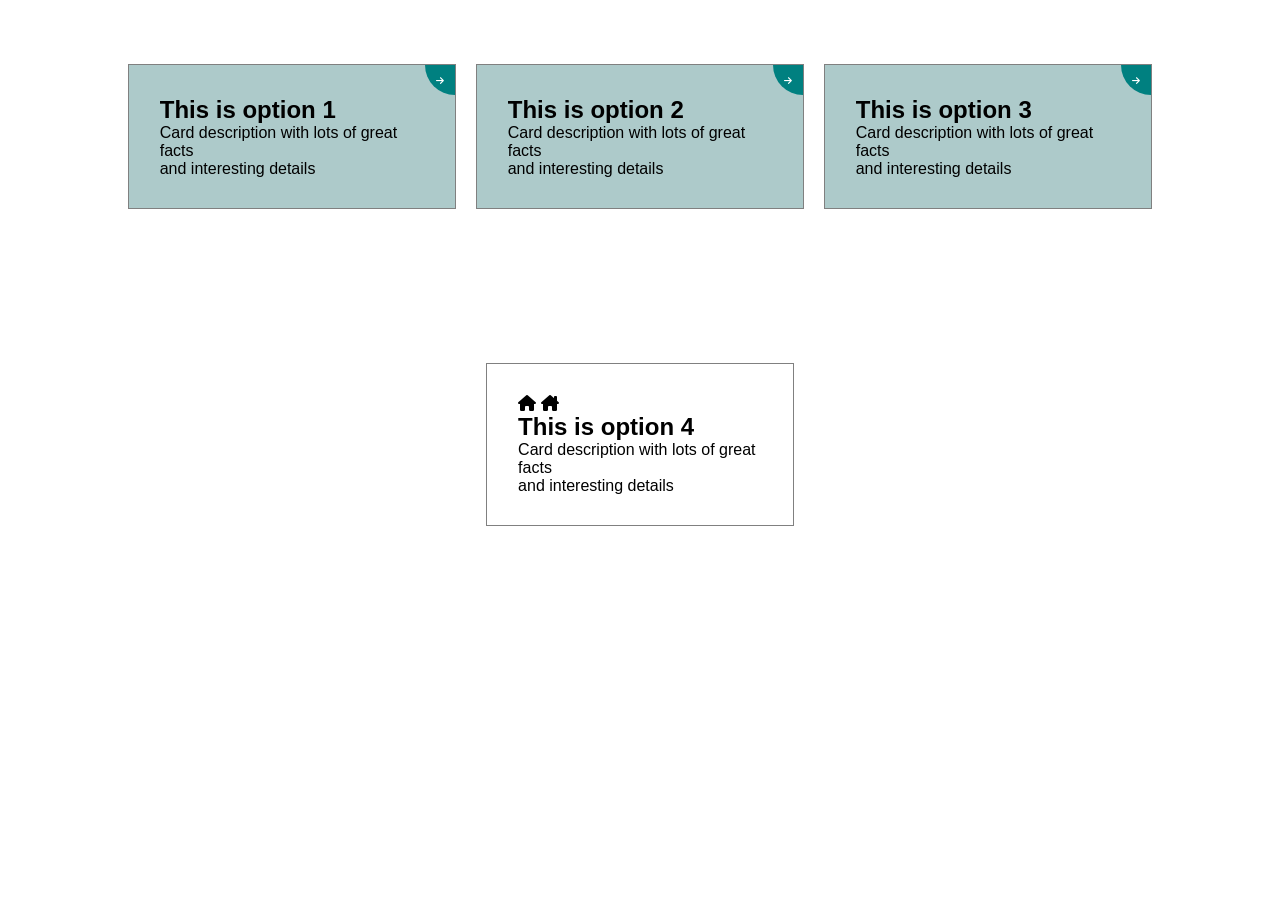
<file: 4card/index.html>
<!DOCTYPE html>
<html lang="en">
<head>
    <meta charset="UTF-8">
    <meta name="viewport" content="width=device-width, initial-scale=1.0">
    <title>Document</title>
    <link rel="stylesheet" href="style.css">
    <link
    rel="stylesheet"
    href="https://cdnjs.cloudflare.com/ajax/libs/font-awesome/6.5.2/css/all.min.css">
</head>
<body>
    <div class="cards ">
         <div class="display">
            <div class="card">
             <span class="corner">
    <i class="fa-solid fa-arrow-right"></i>
</span>
</span>
              <h2>This is option 1</h2>
              <p>Card description with lots of great facts <br> and interesting details</p>
            </div>
               <div class="card">
                <span class="corner">
    <i class="fa-solid fa-arrow-right"></i>
</span>
              <h2>This is option 2</h2>
              <p>Card description with lots of great facts <br> and interesting details</p>
            </div>
              <div class="card">
                <span class="corner">
    <i class="fa-solid fa-arrow-right"></i>
</span>
              <h2>This is option 3</h2>
              <p>Card description with lots of great facts <br> and interesting details</p>
            </div>
                 </div>
                  <div class="card1">
                 
<i class="fa-solid fa-house"></i>



<i class="fa-solid fa-house-chimney"></i>


              <h2>This is option 4</h2>
              <p>Card description with lots of great facts <br> and interesting details</p>
            </div>
    </div>
</body>
</html>
</file>
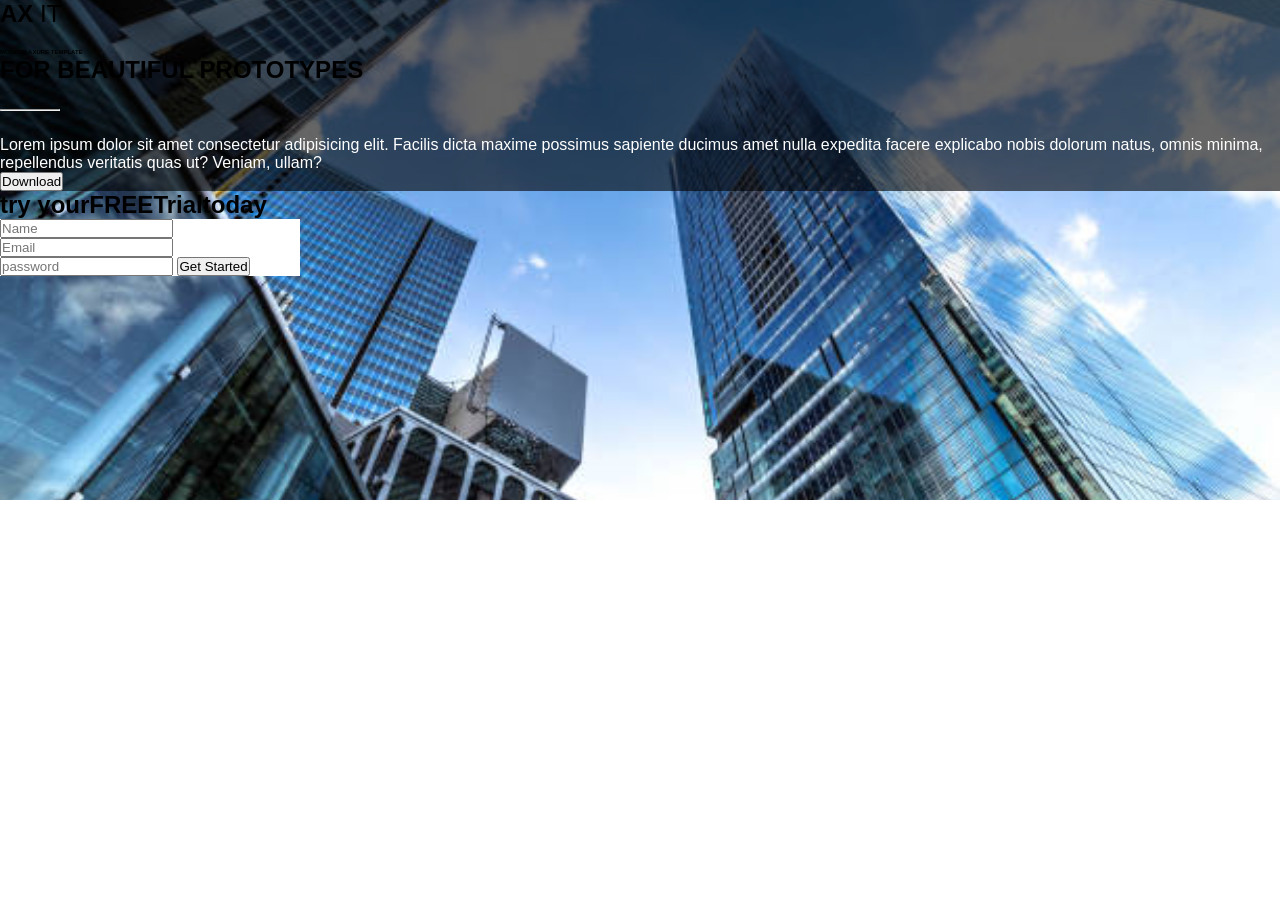
<file: AXIT-Website/index.html>
<!DOCTYPE html>
<html lang="en">
<head>
    <meta charset="UTF-8">
    <meta name="viewport" content="width=device-width, initial-scale=1.0">
    <title>Document</title>
    <link rel="stylesheet" href="style.css">
</head>
<body>
    <section class="section">
        <div class="div">
        <h1 class="h1" >AX <span class="span">IT</span></h1>
        <h2 class="h2">MODERN AXURE TEMPLATE </h2>
        <h2>FOR BEAUTIFUL PROTOTYPES</h2>
        <hr class="hr">
        <p class="p">Lorem ipsum dolor sit amet consectetur adipisicing elit. Facilis dicta maxime possimus sapiente ducimus amet nulla expedita facere explicabo nobis dolorum natus, omnis minima, repellendus veritatis quas ut? Veniam, ullam?</p>
        <button>Download</button>
        </div>
        <div class="from-box">
        <h2>try your<span>FREE</span>Trialtoday</h2>
        <form class="form">
            <input type="text" placeholder="Name">
             <input type="email" placeholder="Email">
             <input type="password" placeholder="password">
             <button type="submit">Get Started</button>
        </form>
        </div>

    </section>
    
</body>
</html>
</file>
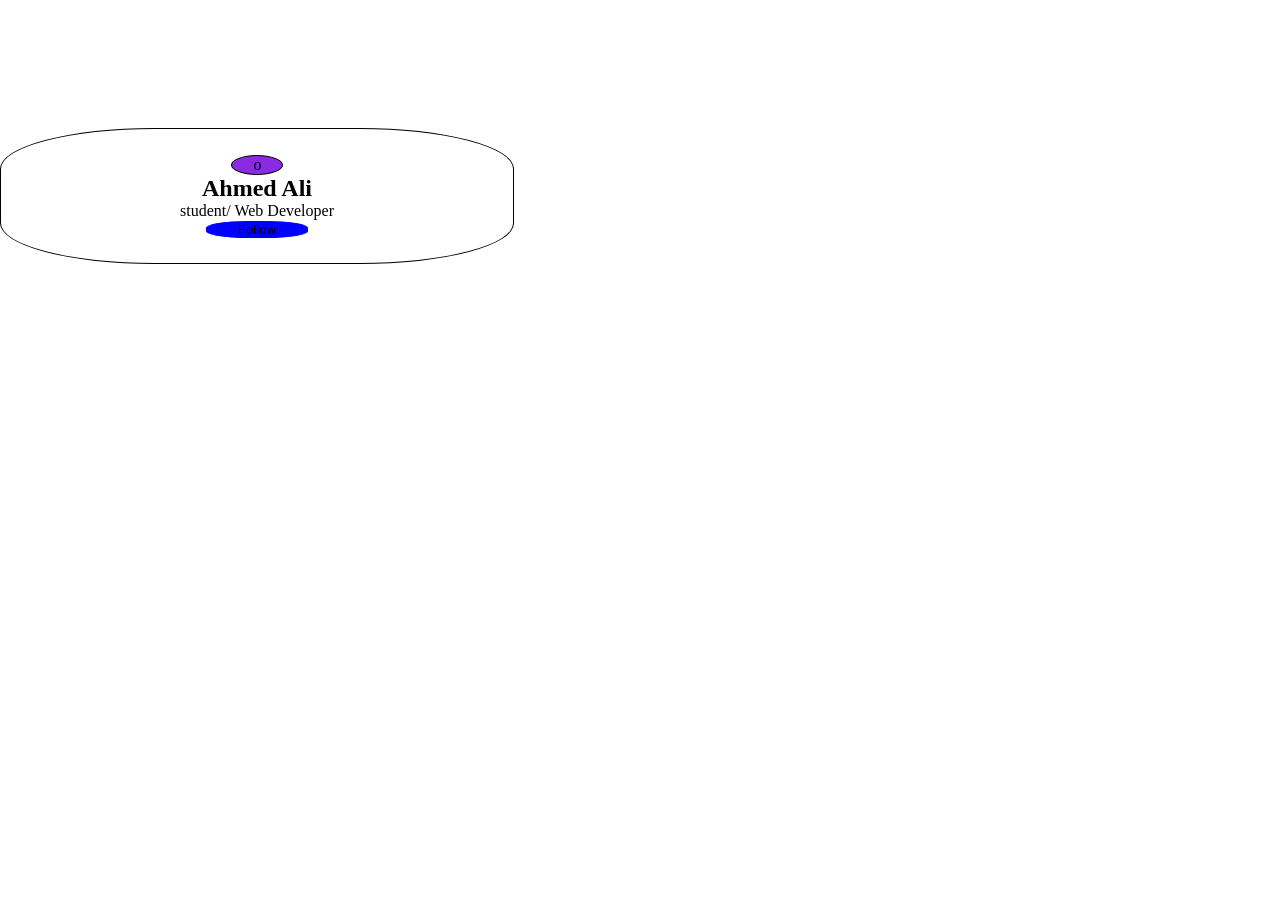
<file: session/index.html>
<!DOCTYPE html>
<html lang="en">
<head>
    <meta charset="UTF-8">
    <meta name="viewport" content="width=device-width, initial-scale=1.0">
    <title>Document</title>
    <link rel="stylesheet" href="style.css">
</head>
<body>
    <section>
        <div class="div">
            <!-- <img class="img" src="goat.png"> -->

        </div>
        <div class="ahmed">
            <div class="divv">
                <div class="icon">o
                </div>
                <h2>Ahmed Ali</h2>
                <p>student/ Web Developer</p>
                <button class="Follow">Follow</button>

            </div>
         
        </div>
    </section>
</body>
</html>
</file>
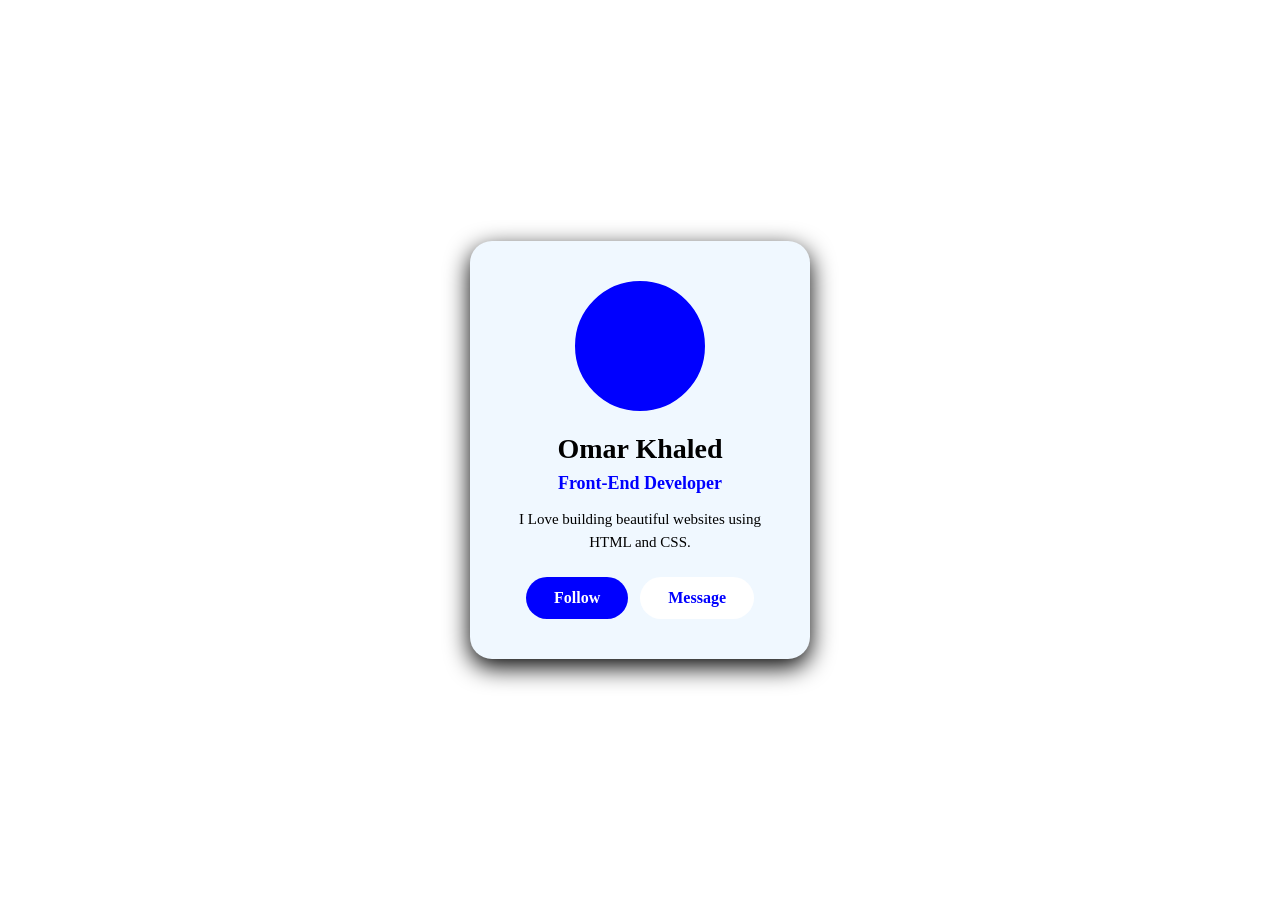
<file: Task4_profile_card/index.html>
<!DOCTYPE html>
<html lang="en">
<head>
    <meta charset="UTF-8">
    <meta name="viewport" content="width=device-width, initial-scale=1.0">
    <title>Document</title>
    <link rel="stylesheet" href="style.css">
</head>
<body>
    <main class="cardet">
        <div class="card">

         <div class="avatar"></div>
         <div class="card_name">
            <h1 class="card_h">Omar Khaled</h1>
            <p class="card_p">Front-End Developer</p>
            <p class="card_p2">I Love building beautiful websites using HTML and CSS.</p>
         </div>
         <div class="actions">
            <a class="card_follow" href="Follow">Follow</a>
            <a class="card-message" href="Message">Message</a>
         </div>
        

        </div>
    </main>
    
</body>
</html>
</file>
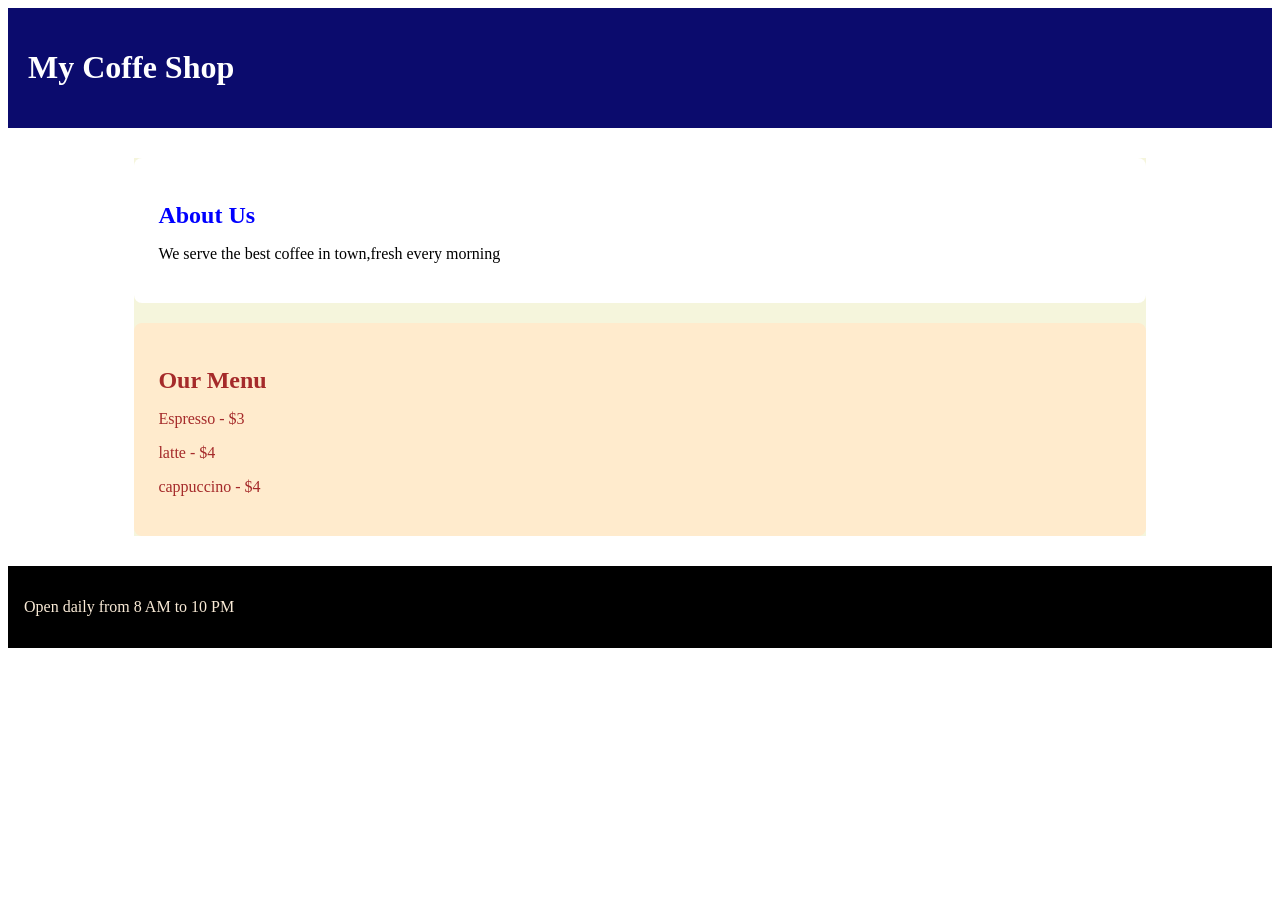
<file: Task6_Coffee_Shop/index.html>
<!DOCTYPE html>
<html lang="en">
<head>
    <meta charset="UTF-8">
    <meta name="viewport" content="width=device-width, initial-scale=1.0">
    <title>Document</title>
    <link rel="stylesheet" href="style.css">
</head>
<body>
    <header class="header">
        <h1 class="h1">My Coffe Shop</h1>
    </header>
    <main class="main">
        <div class="div">
        <h2 class="h2">About Us</h2>
        <p>We serve the best coffee in town,fresh every morning</p>
        </div>
        <div class="div-menu">
         <h2 class="Menuh2">Our Menu</h2>
         <p>Espresso - $3</p>
         <p>latte - $4</p>
         <p>cappuccino - $4</p>
        </div>
    </main>
    <footer class="footer">
        <p>Open daily from 8 AM to 10 PM</p>
    </footer>
</body>
</html>
</file>
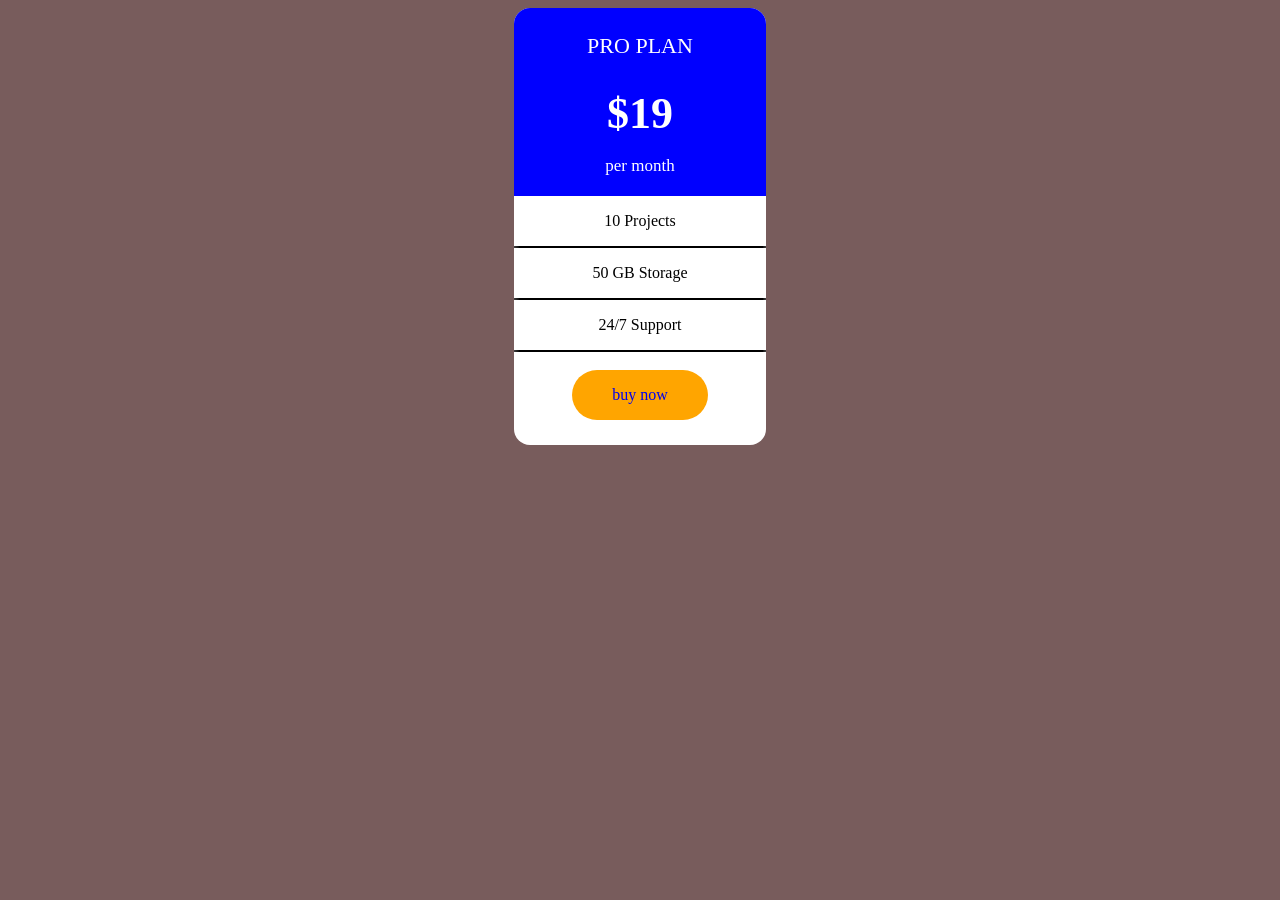
<file: Task_pricing_card/index.html>
<!DOCTYPE html>
<html lang="en">
<head>
    <meta charset="UTF-8">
    <meta name="viewport" content="width=device-width, initial-scale=1.0">
    <title>Document</title>
    <link rel="stylesheet" href="style.css">
</head>
<body>
    <main class="main">
            <div class="div">
     <p class="p">PRO PLAN</p>
     <h1 class="h1">$19</h1>
     <p class="p1">per month</p>

    </div>
    <div class="div_card">
     <p>10 Projects</p>
     <hr>
     <p>50 GB Storage</p>
     <hr>
     <p>24/7 Support</p>
     <hr>
    </div>
    <div class="footr">
       <a href="buy now">buy now</a>
    </div>
    </main>

   
</body>
</html>
</file>
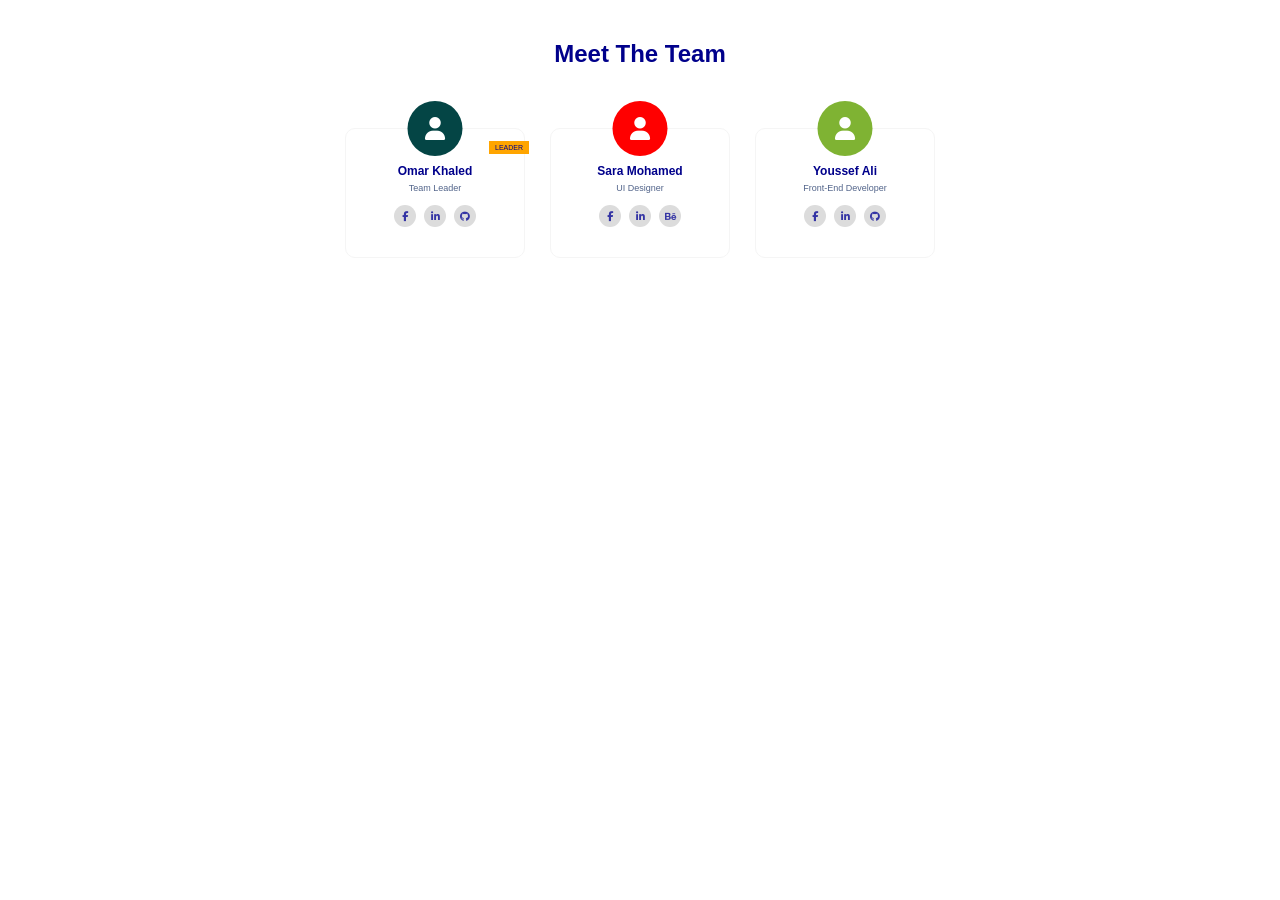
<file: team/index.html>
<!DOCTYPE html>
<html lang="en">
<head>
    <meta charset="UTF-8">
    <meta name="viewport" content="width=device-width, initial-scale=1.0">

    <title>Meet The Team</title>

    <!-- Font Awesome -->
    <link rel="stylesheet"
        href="https://cdnjs.cloudflare.com/ajax/libs/font-awesome/6.5.2/css/all.min.css">

    <link rel="stylesheet" href="style.css">
</head>

<body>

    <div class="team">

        <h2>Meet The Team</h2>

        <div class="cards">

            <!-- Card 1 -->
            <div class="card">

                <div class="person leader">
                    <i class="fa-solid fa-user"></i>
                </div>

                <span class="leader-text">LEADER</span>

                <h3>Omar Khaled</h3>
                <p>Team Leader</p>

                <div class="social">
                    <a href="#"><i class="fa-brands fa-facebook-f"></i></a>
                    <a href="#"><i class="fa-brands fa-linkedin-in"></i></a>
                    <a href="#"><i class="fa-brands fa-github"></i></a>
                </div>

            </div>


            <!-- Card 2 -->
            <div class="card">

                <div class="person designer">
                    <i class="fa-solid fa-user"></i>
                </div>

                <h3>Sara Mohamed</h3>
                <p>UI Designer</p>

                <div class="social">
                    <a href="#"><i class="fa-brands fa-facebook-f"></i></a>
                    <a href="#"><i class="fa-brands fa-linkedin-in"></i></a>
                    <a href="#"><i class="fa-brands fa-behance"></i></a>
                </div>

            </div>


            <!-- Card 3 -->
            <div class="card">

                <div class="person developer">
                    <i class="fa-solid fa-user"></i>
                </div>

                <h3>Youssef Ali</h3>
                <p>Front-End Developer</p>

                <div class="social">
                    <a href="#"><i class="fa-brands fa-facebook-f"></i></a>
                    <a href="#"><i class="fa-brands fa-linkedin-in"></i></a>
                    <a href="#"><i class="fa-brands fa-github"></i></a>
                </div>

            </div>

        </div>

    </div>

</body>
</html>
</file>
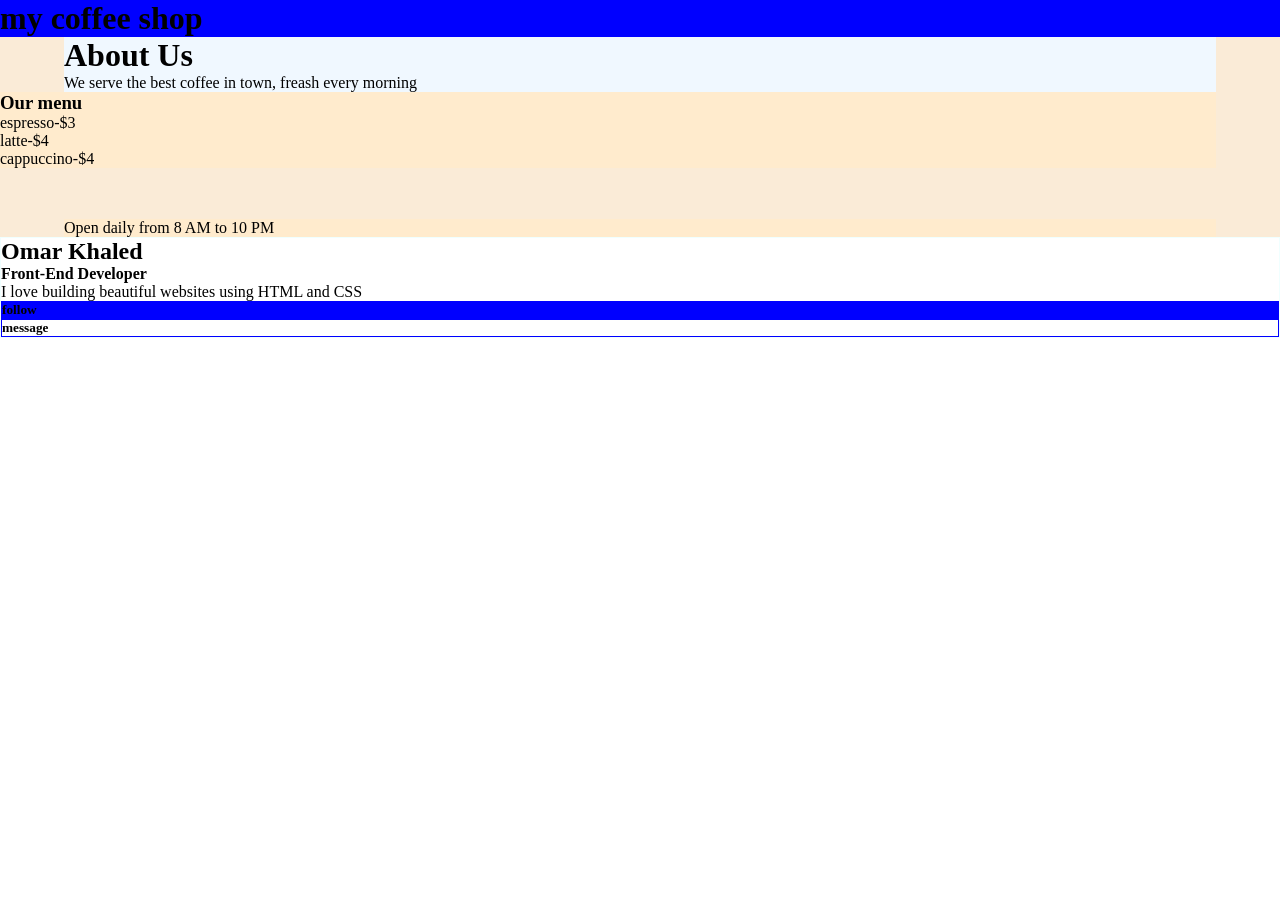
<file: css task 1/ass.html>
<!DOCTYPE html>
<html lang="en">
<head>
    <meta charset="UTF-8">
    <meta name="viewport" content="width=device-width, initial-scale=1.0">
    <title>Document</title>
    <style></style>
    <link rel="stylesheet" href="css/style.css">
</head>
<body>
    <header class="samar">
        <h1> my coffee shop </h1>
    </header>
    <main class="ccca">
        <div class="adam">
            <h1>About Us</h1>
            <p>We serve the best coffee in town, freash every morning</p>
        </div>
        <div class="ahmad">
            <h3>Our menu</h3>
            <p> espresso-$3</p>
            <p>latte-$4</p>
            <p>cappuccino-$4</p>
        </div>
        <div>

        </div>
            <footer class="ggg">Open daily from 8 AM to 10 PM</footer> 
        
        
    </main>
    <main class="cart">
<div class="cart-div">
    <h2>Omar Khaled</h2>
    <h4 class="cart-p">
        Front-End Developer</h4>
        <p>I love building beautiful websites using HTML and CSS</p>
</div>
<div class="name">
    <h5  class="name-1">follow</h5>
    <h5 class="name-2">message</h5>
   

</div>
    
    </main>
    <main

</body>
</html>
</file>
<file: 4card/style.css>
*{
    margin: 0;
    padding: 0;
    font-family: sans-serif;
    box-sizing: border-box;
}

.cards{
    width: 80%;
    margin: auto;
    margin-top: 5%;
}

.display{
    display: flex;
    gap: 20px;
}

.card{
    flex: 1;
    border: 1px solid gray;
    background-color: rgb(173, 202, 202);
    padding: 3%;
    position: relative;
}

.card1 {
    border: 1px solid gray;
    background-color: white;
    margin-top: 15%;
    margin-left: 35%;
    padding: 3%;
    width: 30%;
}

.corner {
    position: absolute;
    top: 0;
    right: 0;
      width: 30px;
    height: 30px;

    background-color: teal;
    color: white;
    transition: 2s;
    display: flex;
    align-items: center;
    justify-content: center;

    border-radius: 0 0 0 100%;
}

.corner i {
    font-size: 9px;
}

.display .card:first-child:hover .corner {
    width: 100%;
    height: 100%;
    border-radius: 0;
}
.display .card:first-child {
    position: relative;
    overflow: hidden;
}

.display .card:first-child:hover .corner i {
    opacity: 0;
}
.display .card:first-child h2,
.display .card:first-child p {
    position: relative;
    z-index: 2;
     }
   .display .card:first-child:hover h2,
.display .card:first-child:hover p {
    color: white;
}
.display .card:nth-child(2) {
    transition: 0.4s ease;
}

.display .card:nth-child(2):hover {
    background-color: white;
    transform: translateY(-5px);
    box-shadow: 0 4px 10px rgba(0, 0, 0, 0.15);
}

.display .card:nth-child(3) {
    transition: 0.4s ease;
}

.display .card:nth-child(3):hover {
  
    border: 2px solid turquoise;
}

.card1 {
    position: relative;
    transition: 0.4s ;
}

.card1::after {
    content: "";
    position: absolute;
    top: 0;
    right: 0;
    width: 10px;
    height: 0;
    background-color: palevioletred;
    transition: 0.4s ;
}

.card1:hover {
    border-color: palevioletred;
}

.card1:hover::after {
    height: 100%;
}
</file>
<file: AXIT-Website/style.css>
*{margin: 0%;
padding: 0%;
font-family: sans-serif;
box-sizing: border-box;}
.section{
  height: 500px;  
  background-image: url(WhatsApp\ Image\ 2026-10-07\ at\ 10.11.52\ AM.jpeg);
  background-size: cover;
  background-position: center;
  position: relative;
}
.div{width: 100%;
background-color: rgb(0 0 0 / 0.6);
top: 0;
left: 0;}
.h1{margin-bottom: 20px;}
.span{font-weight: normal;}
.h2{font-size: 25%;
line-height: 1.4;}
.hr{
    width: 60px;
    margin: 25px 0;
}
.p{color: white;}
.form{width: 300px;
background-color: white;}
</file>
<file: session/style.css>
*{
    margin: 0%;
    padding: 0%;
}
/* .div{
    margin-top: 10%;
    margin-bottom: 10%;
    background-color: black;
    /* animation-name:goat ;
   animation-duration: 4s; */

}
/* .img{    animation-name:goat ;
   animation-duration: 8s;}
@keyframes goat{
    /* 0%{transform: translateX(100%);} */
    from{transform: translateX(200%);}
} */ */
.ahmed{
    background-color: blueviolet;
}
.icon{
    border: 1px solid black;
    border-radius: 50%;
    background-color: blueviolet;
    /* box-shadow: 0 10px 25px blueviolet; */
    text-align: center;
    width:50px;
    margin-left: 45%;
    margin-top: 5%;
}
.divv{
    /* background: -o-linear-gradient(); */
    /* background-image: -o-linear-gradient(); */
    background-color: white;
    animation-name: border;
    border: 1px solid black;
    border-radius: 30%;
    width: 40%;
    height: 60%;
    text-align: center;
    margin-top: 10%;
    animation-duration: 5s;
}
.Follow{
    border: 1px solid blue;
    border-radius: 40%;
    background-color: blue;
    width: 20%;
    margin-bottom: 5%;
}



@keyframes border{
    from{
       transform: translateY(40px);
       color: blue;
       border-color: blue;
    }
    to{
      transform: translateY(-40);
      color: brown;
      border-color: brown;
    }
}
</file>
<file: Task4_profile_card/style.css>
*{margin: 0;
padding: 0;
box-sizing: border-box;
}
body{
    background-color: white;
    

}

.cardet{
   min-height: 100vh;
    display: flex;
    align-items: center;
    justify-content: center;

}
.card{
    width: 340px;
    background-color: aliceblue;
   border-radius: 22px;
   padding: 40px 28px;
   text-align: center;
   box-shadow: 0 8px 24px; 

}

.avatar{
    width: 130px;
    height: 130px;
background-color: blue;
margin:0 auto 22px;
border-radius: 50%;
border: 10px solid blue


}
.card_h{
    font-size: 28px;
    margin-bottom: 8px;
    color: black;
}
.card_p{
    color: blue;
    font-size: 18px;
    margin-bottom: 14px;
    font-weight: bold;
}
.card_p2{
color: black;
font-size: 15px;
line-height: 1.5;
margin-bottom: 24px;
}
.actions{
    display: flex;
    justify-content: center;
    gap: 12px;
}
.card_follow{
    display: inline-block;
    padding: 12px 28px;
background-color: blue;
color: white;
display: inline;
font-size: 16px;
border-radius: 999px;
text-decoration: none;
font-weight: bold;

}
.card-message{
display: inline-block;
padding: 12px 28px;
background-color: white;
color: blue;
font-size: 16px;
border: 2px;
border-radius: 999px;
text-decoration: none;
font-weight: bold;
}
</file>
<file: Task6_Coffee_Shop/style.css>
.header{
    background-color: rgb(11, 11, 109);
    color: white;
    padding: 20px;
}
.main{
    background-color: beige;
    width: 80%;
    margin:30px auto;
}
.div{
    background-color: white;
    padding: 24px;
    margin-bottom: 20px;
    border-radius: 8px;
}
.h2{
    color: blue;
    margin-bottom: 10px;
}

.div-menu{
    background-color: blanchedalmond;
    padding: 24px; 
    border-radius: 8px; 
}

.Menuh2{color: brown;
    margin-bottom: 12px;
}
.div-menu p{
    color: brown;
    margin-bottom: 6;
}
.footer{background-color: black;
    color: antiquewhite;
    padding: 16px;
}
</file>
<file: Task_pricing_card/style.css>
body{
    background-color: rgb(120, 92, 92);
   text-align: center;

}
.main{background-color: white;
margin-left: 40%;
width: 20%;
border-radius: 16px;
padding-bottom: 2%;}
.div{
    background-color: blue;
    border-radius: 16px 16px 0 0;
    text-align: center;
    width: 305%px;
    padding-top:1%;
    padding-bottom:1% ;
    font-size:22px;
    
}
.p{
    color: white;
    margin-bottom: 8px;
}
.h1{
    color: white;
    font-weight: bold;
    margin-bottom: 4px;
}
.p1{
   font-size: 17px;
   color: white;
   text-align: center;
}
.footr{
    display: inline-block;
    margin-top: 10px;
    padding: 16px 40px;
    background-color: orange;
    color: black;
    font-weight: 300px;
    border-radius: 500px;
   height: 10;
   text-align: center;
}
a{text-decoration: none;}
hr{border-style: groove;border-radius: 8%;border-color: black;
}
</file>
<file: team/style.css>
* {
    margin: 0;
    padding: 0;
    box-sizing: border-box;
}

body {
    font-family: Arial, sans-serif;
}

.team {
    text-align: center;
    padding-top: 40px;
}

.team h2 {
    color:darkblue;
    margin-bottom: 60px;
}

.cards {
    display: flex;
    justify-content: center;
    gap: 25px;
}

.card {
    width: 180px;
    height: 130px;
    border: 1px solid whitesmoke;
    border-radius: 10px;
    position: relative;
    padding-top: 35px;
}

.person {
    width: 55px;
    height: 55px;
    border-radius: 50%;

    position: absolute;
    top: -28px;
    left: 50%;
    transform: translateX(-50%);

    display: flex;
    justify-content: center;
    align-items: center;

    color: white;
    font-size: 23px;
}

.leader {
    background-color: rgb(4, 69, 69);
}

.designer {
    background-color: red;
}

.developer {
    background-color: rgb(127, 179, 51);
}

.card h3 {
    font-size: 12px;
    color: darkblue;
    margin-bottom: 5px;
}

.card p {
    font-size: 9px;
    color: #52648a;
}

.leader-text {
    position: absolute;
    top: 12px;
    right: -5px;

    background-color:orange;
    color: darkblue;

    font-size: 7px;
    padding: 3px 6px;
}

.social {
    display: flex;
    justify-content: center;
    gap: 8px;
    margin-top: 12px;
}

.social a {
    width: 22px;
    height: 22px;

    background-color: gainsboro;
    border-radius: 50%;

    display: flex;
    justify-content: center;
    align-items: center;

    color: rgb(52, 52, 164);
    text-decoration: none;

    font-size: 10px;
}
</file>
<file: css task 1/css/style.css>
*{
    margin: 0;
    padding: 0;
}

.samar{background-color: blue;}
.ccca{background-color: antiquewhite;}
.adam{background-color: aliceblue;}
.ahmad{background-color: blanchedalmond;}
.ggg{background-color: blanchedalmond;}
.samar{
    /* margin-left: 5%; 
    margin-right: 5%; */
}
/* .ccca{margin-left: 5%; margin-right: 5%;} */
.adam{margin-left: 5%; margin-right: 5%;}
.ggg{margin-left: 5%; margin-right: 5%;}
.ahmad{margin-bottom: 4%; margin-right:5%;}



.cart{background-color: white;}

.cart-div{background-color: white;}
.name-1{border-color: black;border-width: 1px;border-style: groove;}
.name-2{border-color: black;border-width: 1px;border-style: groove;}
.name-1{background-color: blue;}
.name-1{border-color: blue;border-width: 1px;border-style: groove;border-top-left-radius: 500;border-top-right-radius: 500;border-bottom-left-radius: 500;}
.name-2{background-color: white;border-color: blue;border-width: 1px;border-style: groove;border-top-left-radius: 500;border-top-right-radius: 500;border-bottom-left-radius: 500;}
.cart{border-color: azure;border-style: groove;border-width: 1px;}
</file>
